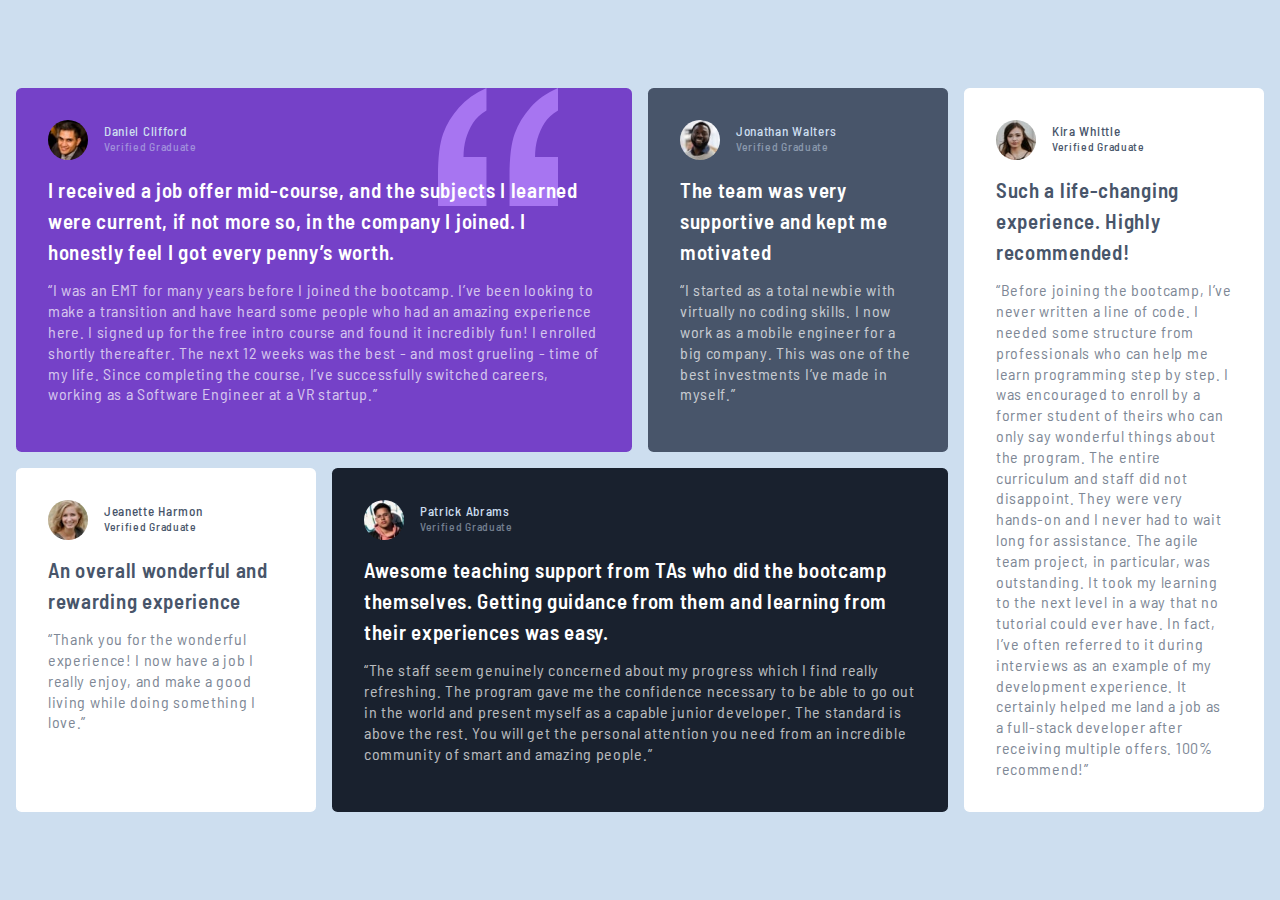
<file: index.html>
<!DOCTYPE html>
<html lang="en">
<head>
  <meta charset="UTF-8" />
  <meta name="viewport" content="width=device-width, initial-scale=1.0" />
  <link rel="icon" type="image/png" sizes="32x32" href="./images/favicon-32x32.png" />
  <title>Frontend Mentor | Testimonial Grid</title>
  <link rel="stylesheet" href="style.css">
</head>
<body>
  <main class="testimonial-grid">
    <!-- testimonial 1 -->
    <section class="testimonial grid-col-span-2">
      <div class="person">
        <img src="./images/image-daniel.jpg" alt="">
        <div class="name-verified">
          <h3 class="person-name">Daniel Clifford</h3>
          <p class="person-verified">Verified Graduate</p>
        </div>
      </div>
      <p class="review-bold">
        I received a job offer mid-course, and the subjects I learned were current, if not more so, in the company I joined. I honestly feel I got every penny’s worth.
      </p>
      <p class="review-quote">
        “I was an EMT for many years before I joined the bootcamp. I’ve been looking to make a transition and have heard some people who had an amazing experience here. I signed up for the free intro course and found it incredibly fun! I enrolled shortly thereafter. The next 12 weeks was the best - and most grueling - time of my life. Since completing the course, I’ve successfully switched careers, working as a Software Engineer at a VR startup.”
      </p>
    </section>
    <!-- testimonial 1 -->

    <!-- testimonial 2 -->
    <section class="testimonial">
      <div class="person">
        <img src="./images/image-jonathan.jpg" alt="">
        <div class="name-verified">
          <h3 class="person-name">Jonathan Walters</h3>
          <p class="person-verified">Verified Graduate</p>
        </div>
      </div>
      <p class="review-bold">
        The team was very supportive and kept me motivated
      </p>
      <p class="review-quote">
        “I started as a total newbie with virtually no coding skills. I now work as a mobile engineer for a big company. This was one of the best investments I’ve made in myself.”
      </p>
    </section>
    <!-- testimonial 2 -->

    <!-- testimonial 3 -->
    <section class="testimonial">
      <div class="person">
        <img src="./images/image-jeanette.jpg" alt="">
        <div class="name-verified">
          <h3 class="person-name">Jeanette Harmon</h3>
          <p class="person-verified">Verified Graduate</p>
        </div>
      </div>
      <p class="review-bold">
        An overall wonderful and rewarding experience
      </p>
      <p class="review-quote">
        “Thank you for the wonderful experience! I now have a job I really enjoy, and make a good living while doing something I love.”
      </p>
    </section>
    <!-- testimonial 3 -->

    <!-- testimonial 4 -->
    <section class="testimonial grid-col-span-2">
      <div class="person">
        <img src="./images/image-patrick.jpg" alt="">
        <div class="name-verified">
          <h3 class="person-name">Patrick Abrams</h3>
          <p class="person-verified">Verified Graduate</p>
        </div>
      </div>
      <p class="review-bold">
        Awesome teaching support from TAs who did the bootcamp themselves. Getting guidance from them and learning from their experiences was easy.
      </p>
      <p class="review-quote">
        “The staff seem genuinely concerned about my progress which I find really refreshing. The program gave me the confidence necessary to be able to go out in the world and present myself as a capable junior developer. The standard is above the rest. You will get the personal attention you need from an incredible community of smart and amazing people.”
      </p>
    </section>
    <!-- testimonial 4 -->

    <!-- testimonial 5 -->
    <section class="testimonial">
      <div class="person">
        <img src="./images/image-kira.jpg" alt="">
        <div class="name-verified">
          <h3 class="person-name">Kira Whittle</h3>
          <p class="person-verified">Verified Graduate</p>
        </div>
      </div>
      <p class="review-bold">
        Such a life-changing experience. Highly recommended!
      </p>
      <p class="review-quote">
        “Before joining the bootcamp, I’ve never written a line of code. I needed some structure from professionals who can help me learn programming step by step. I was encouraged to enroll by a former student of theirs who can only say wonderful things about the program. The entire curriculum and staff did not disappoint. They were very hands-on and I never had to wait long for assistance. The agile team project, in particular, was outstanding. It took my learning to the next level in a way that no tutorial could ever have. In fact, I’ve often referred to it during interviews as an example of my development experience. It certainly helped me land a job as a full-stack developer after receiving multiple offers. 100% recommend!”
      </p>
    </section>
    <!-- testimonial 5 -->
  </main>
</body>
</html>
</file>
<file: style.css>
@import url('https://fonts.googleapis.com/css2?family=Barlow+Semi+Condensed:ital,wght@0,100;0,200;0,300;0,400;0,500;0,600;0,700;0,800;0,900;1,100;1,200;1,300;1,400;1,500;1,600;1,700;1,800;1,900&display=swap');
:root {
  --card-clr-violet: hsl(263, 55%, 52%);
  --card-clr-greyblue: hsl(217, 19%, 35%);
  --card-clr-blackblue: hsl(219, 29%, 14%);
  --card-clr-white: hsl(0, 0%, 100%);

  --clr-neutral-300: hsl(0, 0%, 81%);
  --clr-neutral-400: hsl(209, 52%, 87%);

  --ff-base:"Barlow Semi Condensed", sans-serif;
}

*,
*::before,
*::after {
  box-sizing: border-box;
}
* {
  margin: 0;
  padding: 0;
}
body {
  line-height: 1.5;
  -webkit-font-smoothing: antialiased;
}
img,
picture,
video,
canvas,
svg {
  display: block;
  max-width: 100%;
}
input,
button,
textarea,
select {
  font: inherit;
}
p,
h1,
h2,
h3,
h4,
h5,
h6 {
  overflow-wrap: break-word;
}
h1,
h2,
h3 {
  line-height: 1;
}

body {
  min-height: 100vh;
  display: grid;
  place-content: center;
  background: var(--clr-neutral-400);
}
/* General Styles */
.testimonial-grid {
  gap: 1rem;
  padding: 1rem;
  max-width: 1440px;
  display: grid;
  grid-template-columns: 1fr;
  
  
}
@media (min-width:700px){
  .testimonial-grid{
    grid-template-columns: repeat(2,1fr);
  }
  .grid-col-span-2 {
    grid-column: span 2;
  }
  .testimonial:nth-child(5){
    grid-column: span 2 ;
  }
}
@media (min-width:900px){
  .testimonial-grid{
    grid-template-columns: repeat(4,1fr);
  }
  .grid-col-span-2 {
    grid-column: span 2;
  }
  .testimonial:nth-child(5){
    grid-column: 4 ;
    grid-row: 1 /span 2;
  }
}
/* Utilities */

.testimonial {
  color: var(--card-clr-white);
  font-family: var(--ff-base);
  padding: 2rem;
  border-radius: .35rem;
}
.person{
  display: flex;
  align-items: center;
  gap: 1rem;
  img{
    height: 40px;
    border-radius: 50%;
  }
}
.name-verified{
  letter-spacing: .7px;
  font-weight: 500;
  color: var(--clr-neutral-400);
}
.name-verified h3{
  font-size: .825rem;
  font-weight: 500;
}
.name-verified p{
  font-size: .725rem;
  opacity: .5;
}
.review-bold{
  font-weight: 600;
  font-size: 1.3rem;
  margin: .825rem 0;
  letter-spacing: .7px;
}
.review-quote{
  font-weight: 400;
  font-size: 1rem;
  opacity: 70%;
  line-height: 1.3;
  letter-spacing: .7px;
}

/* Special */
.testimonial:nth-child(1){
  background: url(./images/bg-pattern-quotation.svg),var(--card-clr-violet);
  background-repeat: no-repeat;
  background-position: 85% 0%  ;
  background-size: 120px;
}
.testimonial:nth-child(2){
  background: var(--card-clr-greyblue);
}

.testimonial:nth-child(3),
.testimonial:nth-child(5) {
  background: var(--card-clr-white);
  color: var(--card-clr-greyblue);
 .name-verified{
  color: var(--card-clr-greyblue);
  p{
    opacity: 1;
  }
 } 
}

.testimonial:nth-child(4){
  background: var(--card-clr-blackblue);
}
</file>
